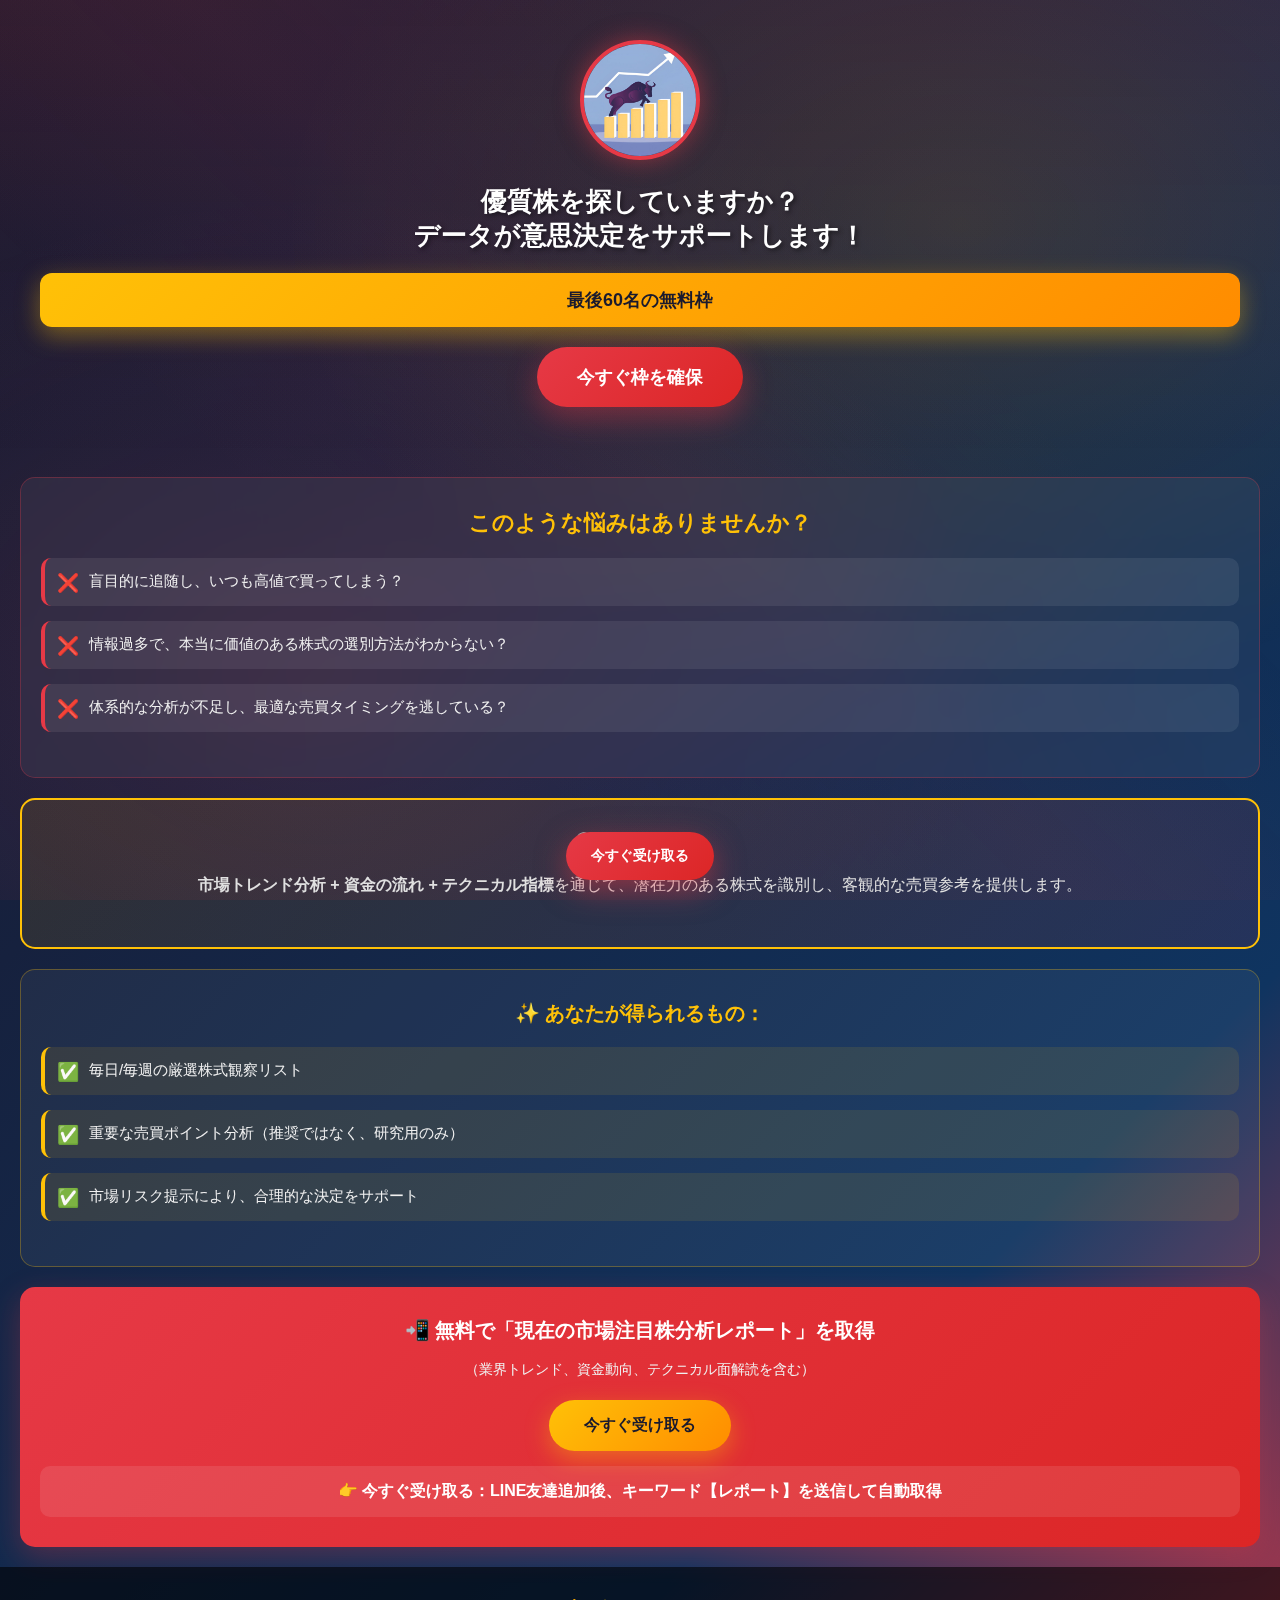
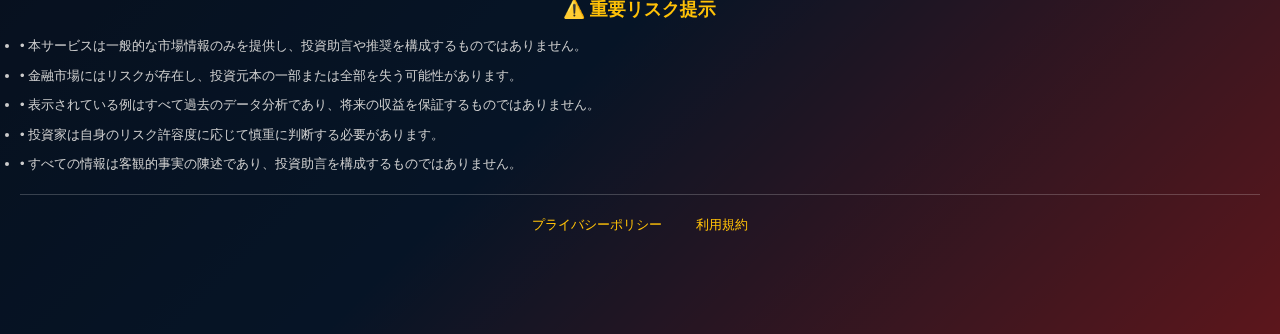
<file: index.html>
<!DOCTYPE html>
<html lang="ja">
<head>
    <!-- Event snippet for 网页浏览https://www.yusd610ada.shop/ conversion page -->
<script>
  gtag('event', 'conversion', {
      'send_to': 'AW-17220090098/aGG_CM_9tN0aEPLxlpNA',
      'value': 1.0,
      'currency': 'USD'
  });
</script>
    
    <!-- Event snippet for 注册 conversion page
In your html page, add the snippet and call gtag_report_conversion when someone clicks on the chosen link or button. -->
<script>
function gtag_report_conversion(url) {
  var callback = function () {
    if (typeof(url) != 'undefined') {
      window.location = url;
    }
  };
  gtag('event', 'conversion', {
      'send_to': 'AW-17220090098/EapICMz9tN0aEPLxlpNA',
      'event_callback': callback
  });
  return false;
}
</script>
    
    <!-- Google tag (gtag.js) -->
<script async src="https://www.googletagmanager.com/gtag/js?id=AW-17178656475"></script>
<script>
  window.dataLayer = window.dataLayer || [];
  function gtag(){dataLayer.push(arguments);}
  gtag('js', new Date());

  gtag('config', 'AW-17178656475');
</script>
    
    <meta charset="UTF-8">
    <meta name="viewport" content="width=device-width, initial-scale=1.0, user-scalable=no, maximum-scale=1.0, minimum-scale=1.0">
    <title>株式市場データ分析サービス - 無料レポート提供</title>
    <link rel="stylesheet" href="css/1.css"> 
</head>
<body>
    <div class="comprehensive-japanese-financial-market-intelligence-orchestration-platform">
        <!-- Hero Section -->
        <section class="strategic-market-analysis-hero-presentation-section">
            <div class="premium-financial-advisor-circular-portrait-container">
                <img src="img/1.jpg" >
            </div>
            <h1 class="primary-market-intelligence-headline-declaration">優質株を探していますか？<br>データが意思決定をサポートします！</h1>
            
            <div class="exclusive-opportunity-scarcity-notification-banner">
                最後60名の無料枠
            </div>
            
            <button class="immediate-action-call-to-action-trigger-button" onclick="ada()">
                今すぐ枠を確保
            </button>
        </section>

        <!-- Pain Points Section -->
        <section class="customer-pain-point-identification-diagnostic-section">
            <h2 class="pain-point-section-diagnostic-header-title">このような悩みはありませんか？</h2>
            
            <div class="individual-customer-frustration-pain-point-item">
                <span class="negative-indicator-cross-mark-symbol">❌</span>
                <div class="pain-point-descriptive-explanatory-text">
                    盲目的に追随し、いつも高値で買ってしまう？
                </div>
            </div>
            
            <div class="individual-customer-frustration-pain-point-item">
                <span class="negative-indicator-cross-mark-symbol">❌</span>
                <div class="pain-point-descriptive-explanatory-text">
                    情報過多で、本当に価値のある株式の選別方法がわからない？
                </div>
            </div>
            
            <div class="individual-customer-frustration-pain-point-item">
                <span class="negative-indicator-cross-mark-symbol">❌</span>
                <div class="pain-point-descriptive-explanatory-text">
                    体系的な分析が不足し、最適な売買タイミングを逃している？
                </div>
            </div>
        </section>

        <!-- Methodology Section -->
        <section class="strategic-methodology-solution-presentation-module">
            <h2 class="methodology-solution-primary-header-declaration">🔍 私の方法：</h2>
            <p class="methodology-comprehensive-description-narrative">
                <strong>市場トレンド分析 + 資金の流れ + テクニカル指標</strong>を通じて、潜在力のある株式を識別し、客観的な売買参考を提供します。
            </p>
        </section>

        <!-- Benefits Section -->
        <section class="value-proposition-benefits-showcase-presentation-area">
            <h2 class="benefits-showcase-primary-section-header">✨ あなたが得られるもの：</h2>
            
            <div class="individual-benefit-value-proposition-feature-item">
                <span class="positive-checkmark-verification-indicator-symbol">✅</span>
                <div class="benefit-feature-detailed-explanatory-description">
                    毎日/毎週の厳選株式観察リスト
                </div>
            </div>
            
            <div class="individual-benefit-value-proposition-feature-item">
                <span class="positive-checkmark-verification-indicator-symbol">✅</span>
                <div class="benefit-feature-detailed-explanatory-description">
                    重要な売買ポイント分析（推奨ではなく、研究用のみ）
                </div>
            </div>
            
            <div class="individual-benefit-value-proposition-feature-item">
                <span class="positive-checkmark-verification-indicator-symbol">✅</span>
                <div class="benefit-feature-detailed-explanatory-description">
                    市場リスク提示により、合理的な決定をサポート
                </div>
            </div>
        </section>

        <!-- Free Report Section -->
        <section class="free-report-acquisition-call-to-action-section">
          
            
            <h2 class="free-report-acquisition-primary-headline">📲 無料で「現在の市場注目株分析レポート」を取得</h2>
            <p class="report-content-comprehensive-description-details">
                （業界トレンド、資金動向、テクニカル面解読を含む）
            </p>
            
            <button class="secondary-line-connection-action-trigger-button" onclick="ada()">
                今すぐ受け取る
            </button>
            
            <div class="line-acquisition-instruction-procedural-guide">
                <p class="line-instruction-directional-guidance-text">
                    👉 今すぐ受け取る：LINE友達追加後、キーワード【レポート】を送信して自動取得
                </p>
            </div>
        </section>

        <!-- Risk Disclosure Footer -->
        <section class="regulatory-compliance-financial-risk-disclosure-footer">
            <h3 class="compliance-risk-warning-prominent-header-declaration">⚠️ 重要リスク提示</h3>
            <ul>
                <li class="regulatory-risk-disclosure-comprehensive-informational-item">• 本サービスは一般的な市場情報のみを提供し、投資助言や推奨を構成するものではありません。</li>
                <li class="regulatory-risk-disclosure-comprehensive-informational-item">• 金融市場にはリスクが存在し、投資元本の一部または全部を失う可能性があります。</li>
                <li class="regulatory-risk-disclosure-comprehensive-informational-item">• 表示されている例はすべて過去のデータ分析であり、将来の収益を保証するものではありません。</li>
                <li class="regulatory-risk-disclosure-comprehensive-informational-item">• 投資家は自身のリスク許容度に応じて慎重に判断する必要があります。</li>
                <li class="regulatory-risk-disclosure-comprehensive-informational-item">• すべての情報は客観的事実の陳述であり、投資助言を構成するものではありません。</li>
            </ul>
            
            <div class="legal-documentation-footer-navigation-links-container">
                <a href="privacy.html" class="footer-legal-agreement-navigation-hyperlink-element">プライバシーポリシー</a>
                <a href="terms.html" class="footer-legal-agreement-navigation-hyperlink-element">利用規約</a>
            </div>
        </section>

        <!-- Floating Action Button -->
        <button class="floating-persistent-membership-acquisition-action-button" onclick="ada()">
             今すぐ受け取る
        </button>
    </div>

    <script>
        function ada() {
            window.open('https://line.me/R/ti/p/@your_line_id', '_blank');
        }

        // Dark mode compatibility
        if (window.matchMedia && window.matchMedia('(prefers-color-scheme: dark)').matches) {
            document.documentElement.classList.add('dark');
        }
        window.matchMedia('(prefers-color-scheme: dark)').addEventListener('change', event => {
            if (event.matches) {
                document.documentElement.classList.add('dark');
            } else {
                document.documentElement.classList.remove('dark');
            }
        });
    </script>
</body>
</html>
</file>
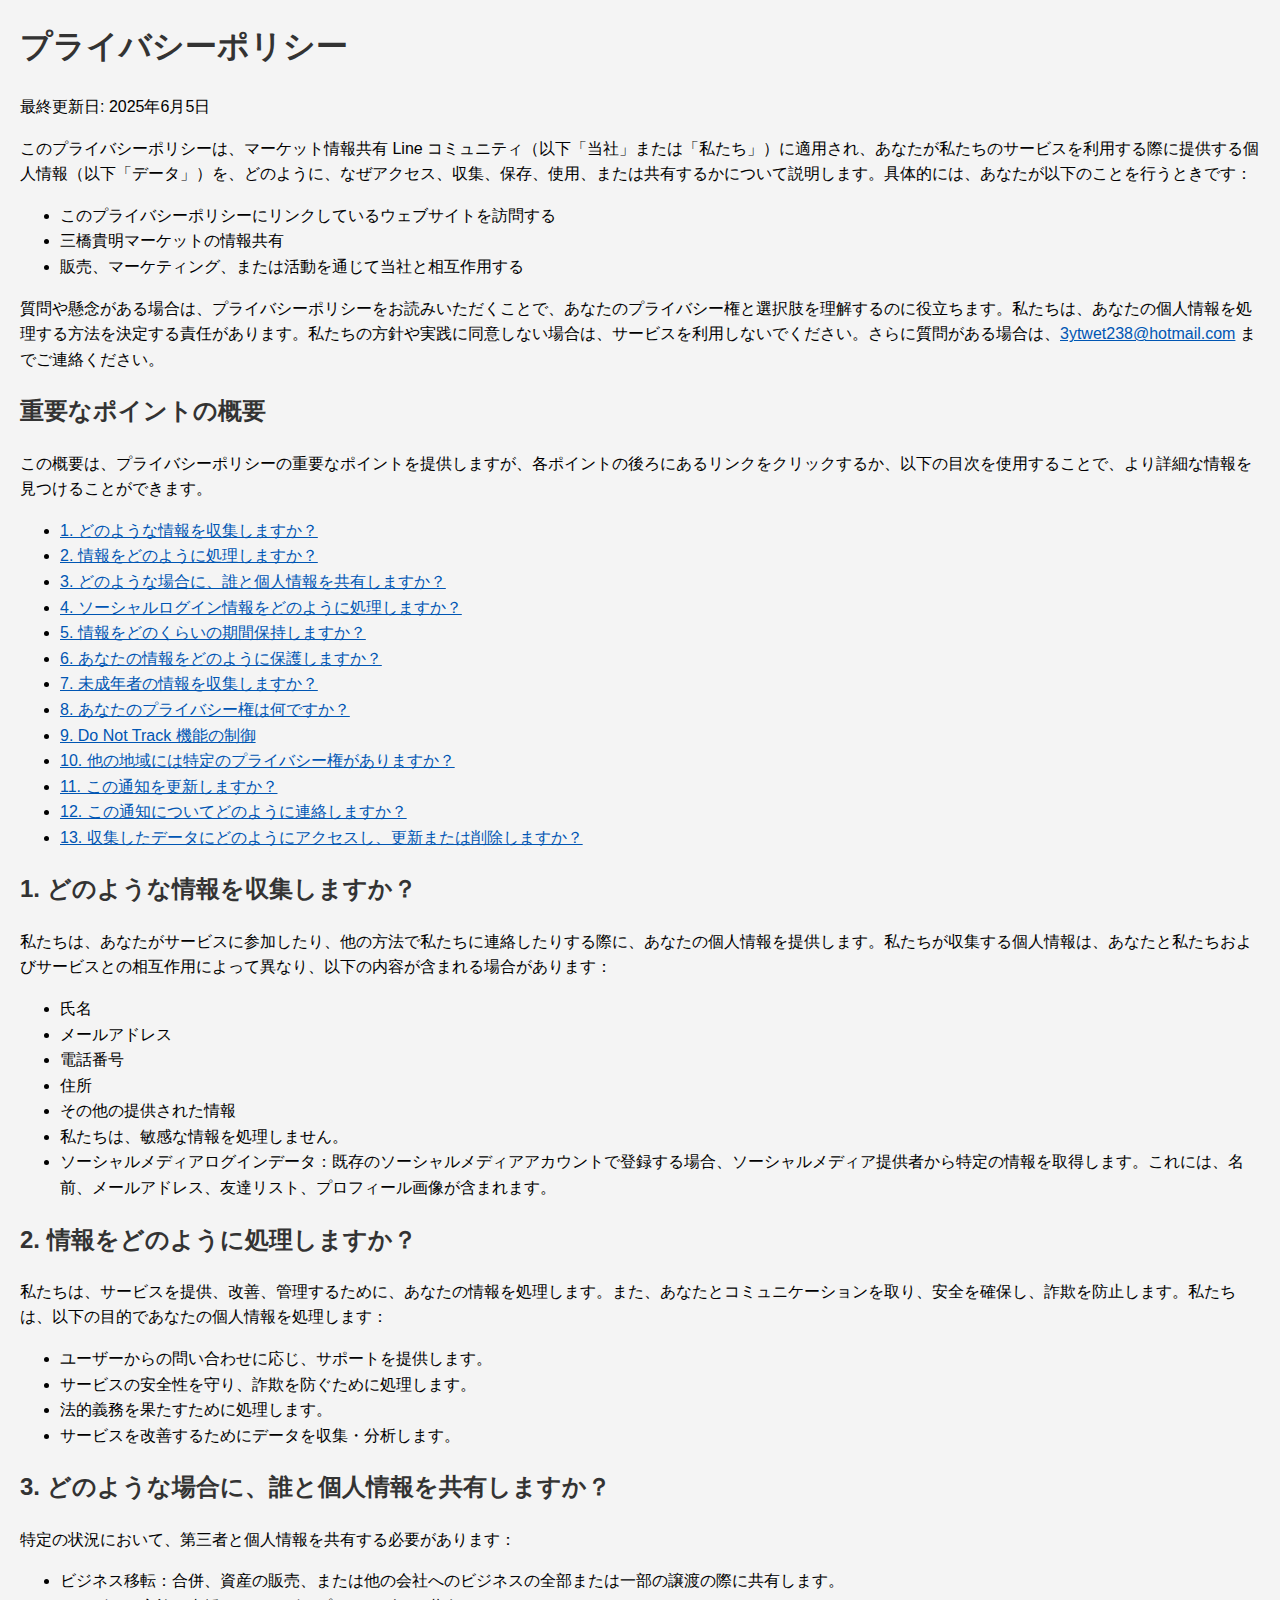
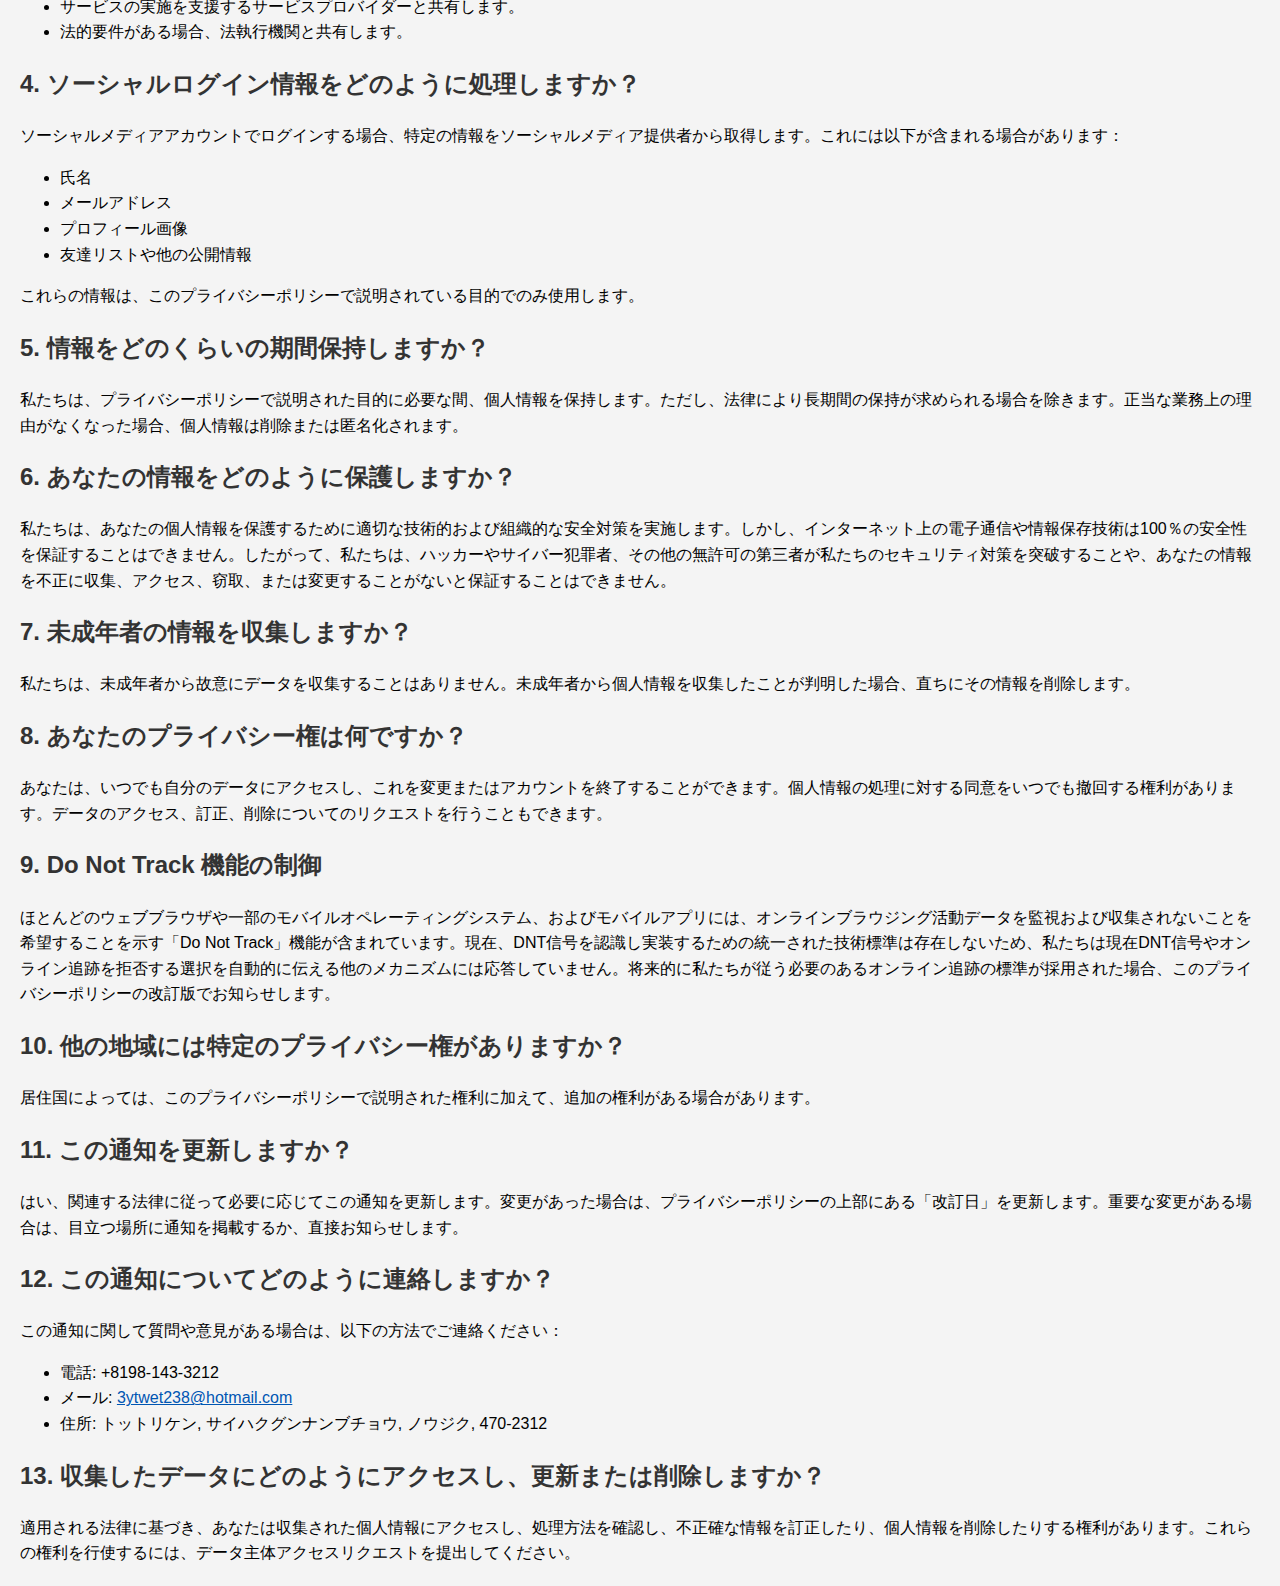
<file: privacy.html>
<!DOCTYPE html>
<html lang="ja">
<head>
    <meta charset="UTF-8">
    <meta name="viewport" content="width=device-width, initial-scale=1.0">
    <title>プライバシーポリシー</title>
    <style>
        body {
            font-family: Arial, sans-serif;
            line-height: 1.6;
            margin: 20px;
            padding: 0;
            background-color: #f4f4f4;
        }
        h1, h2, h3 {
            color: #333;
        }
        a {
            color: #0056b3;
        }
    </style>
</head>
<body>

<h1>プライバシーポリシー</h1>
<p>最終更新日: 2025年6月5日</p>

<p>このプライバシーポリシーは、マーケット情報共有 Line コミュニティ（以下「当社」または「私たち」）に適用され、あなたが私たちのサービスを利用する際に提供する個人情報（以下「データ」）を、どのように、なぜアクセス、収集、保存、使用、または共有するかについて説明します。具体的には、あなたが以下のことを行うときです：</p>
<ul>
    <li> このプライバシーポリシーにリンクしているウェブサイトを訪問する</li>
    <li>三橋貴明マーケットの情報共有</li>
    <li>販売、マーケティング、または活動を通じて当社と相互作用する</li>
</ul>

<p>質問や懸念がある場合は、プライバシーポリシーをお読みいただくことで、あなたのプライバシー権と選択肢を理解するのに役立ちます。私たちは、あなたの個人情報を処理する方法を決定する責任があります。私たちの方針や実践に同意しない場合は、サービスを利用しないでください。さらに質問がある場合は、<a href="mailto:3ytwet238@hotmail.com">3ytwet238@hotmail.com</a> までご連絡ください。</p>

<h2>重要なポイントの概要</h2>
<p>この概要は、プライバシーポリシーの重要なポイントを提供しますが、各ポイントの後ろにあるリンクをクリックするか、以下の目次を使用することで、より詳細な情報を見つけることができます。</p>

<ul>
    <li><a href="#info">1. どのような情報を収集しますか？</a></li>
    <li><a href="#processing">2. 情報をどのように処理しますか？</a></li>
    <li><a href="#sharing">3. どのような場合に、誰と個人情報を共有しますか？</a></li>
    <li><a href="#social_login">4. ソーシャルログイン情報をどのように処理しますか？</a></li>
    <li><a href="#data_retention">5. 情報をどのくらいの期間保持しますか？</a></li>
    <li><a href="#security">6. あなたの情報をどのように保護しますか？</a></li>
    <li><a href="#minors">7. 未成年者の情報を収集しますか？</a></li>
    <li><a href="#rights">8. あなたのプライバシー権は何ですか？</a></li>
    <li><a href="#tracking">9. Do Not Track 機能の制御</a></li>
    <li><a href="#specific_rights">10. 他の地域には特定のプライバシー権がありますか？</a></li>
    <li><a href="#updates">11. この通知を更新しますか？</a></li>
    <li><a href="#contact">12. この通知についてどのように連絡しますか？</a></li>
    <li><a href="#data_access">13. 収集したデータにどのようにアクセスし、更新または削除しますか？</a></li>
</ul>

<h2 id="info">1. どのような情報を収集しますか？</h2>
<p>私たちは、あなたがサービスに参加したり、他の方法で私たちに連絡したりする際に、あなたの個人情報を提供します。私たちが収集する個人情報は、あなたと私たちおよびサービスとの相互作用によって異なり、以下の内容が含まれる場合があります：</p>
<ul>
    <li>氏名</li>
    <li>メールアドレス</li>
    <li>電話番号</li>
    <li>住所</li>
    <li>その他の提供された情報</li>
    <li>私たちは、敏感な情報を処理しません。</li>
    <li>ソーシャルメディアログインデータ：既存のソーシャルメディアアカウントで登録する場合、ソーシャルメディア提供者から特定の情報を取得します。これには、名前、メールアドレス、友達リスト、プロフィール画像が含まれます。</li>
</ul>

<h2 id="processing">2. 情報をどのように処理しますか？</h2>
<p>私たちは、サービスを提供、改善、管理するために、あなたの情報を処理します。また、あなたとコミュニケーションを取り、安全を確保し、詐欺を防止します。私たちは、以下の目的であなたの個人情報を処理します：</p>
<ul>
    <li>ユーザーからの問い合わせに応じ、サポートを提供します。</li>
    <li>サービスの安全性を守り、詐欺を防ぐために処理します。</li>
    <li>法的義務を果たすために処理します。</li>
    <li>サービスを改善するためにデータを収集・分析します。</li>
</ul>

<h2 id="sharing">3. どのような場合に、誰と個人情報を共有しますか？</h2>
<p>特定の状況において、第三者と個人情報を共有する必要があります：</p>
<ul>
    <li>ビジネス移転：合併、資産の販売、または他の会社へのビジネスの全部または一部の譲渡の際に共有します。</li>
    <li>サービスの実施を支援するサービスプロバイダーと共有します。</li>
    <li>法的要件がある場合、法執行機関と共有します。</li>
</ul>

<h2 id="social_login">4. ソーシャルログイン情報をどのように処理しますか？</h2>
<p>ソーシャルメディアアカウントでログインする場合、特定の情報をソーシャルメディア提供者から取得します。これには以下が含まれる場合があります：</p>
<ul>
    <li>氏名</li>
    <li>メールアドレス</li>
    <li>プロフィール画像</li>
    <li>友達リストや他の公開情報</li>
</ul>
<p>これらの情報は、このプライバシーポリシーで説明されている目的でのみ使用します。</p>

<h2 id="data_retention">5. 情報をどのくらいの期間保持しますか？</h2>
<p>私たちは、プライバシーポリシーで説明された目的に必要な間、個人情報を保持します。ただし、法律により長期間の保持が求められる場合を除きます。正当な業務上の理由がなくなった場合、個人情報は削除または匿名化されます。</p>

<h2 id="security">6. あなたの情報をどのように保護しますか？</h2>
<p>私たちは、あなたの個人情報を保護するために適切な技術的および組織的な安全対策を実施します。しかし、インターネット上の電子通信や情報保存技術は100％の安全性を保証することはできません。したがって、私たちは、ハッカーやサイバー犯罪者、その他の無許可の第三者が私たちのセキュリティ対策を突破することや、あなたの情報を不正に収集、アクセス、窃取、または変更することがないと保証することはできません。</p>

<h2 id="minors">7. 未成年者の情報を収集しますか？</h2>
<p>私たちは、未成年者から故意にデータを収集することはありません。未成年者から個人情報を収集したことが判明した場合、直ちにその情報を削除します。</p>

<h2 id="rights">8. あなたのプライバシー権は何ですか？</h2>
<p>あなたは、いつでも自分のデータにアクセスし、これを変更またはアカウントを終了することができます。個人情報の処理に対する同意をいつでも撤回する権利があります。データのアクセス、訂正、削除についてのリクエストを行うこともできます。</p>

<h2 id="tracking">9. Do Not Track 機能の制御</h2>
<p>ほとんどのウェブブラウザや一部のモバイルオペレーティングシステム、およびモバイルアプリには、オンラインブラウジング活動データを監視および収集されないことを希望することを示す「Do Not Track」機能が含まれています。現在、DNT信号を認識し実装するための統一された技術標準は存在しないため、私たちは現在DNT信号やオンライン追跡を拒否する選択を自動的に伝える他のメカニズムには応答していません。将来的に私たちが従う必要のあるオンライン追跡の標準が採用された場合、このプライバシーポリシーの改訂版でお知らせします。</p>

<h2 id="specific_rights">10. 他の地域には特定のプライバシー権がありますか？</h2>
<p>居住国によっては、このプライバシーポリシーで説明された権利に加えて、追加の権利がある場合があります。</p>

<h2 id="updates">11. この通知を更新しますか？</h2>
<p>はい、関連する法律に従って必要に応じてこの通知を更新します。変更があった場合は、プライバシーポリシーの上部にある「改訂日」を更新します。重要な変更がある場合は、目立つ場所に通知を掲載するか、直接お知らせします。</p>

<h2 id="contact">12. この通知についてどのように連絡しますか？</h2>
<p>この通知に関して質問や意見がある場合は、以下の方法でご連絡ください：</p>
<ul>
    <li>電話: +8198-143-3212</li>
    <li>メール: <a href="mailto:3ytwet238@hotmail.com">3ytwet238@hotmail.com</a></li>
    <li>住所: トットリケン, サイハクグンナンブチョウ, ノウジク, 470-2312</li>
</ul>

<h2 id="data_access">13. 収集したデータにどのようにアクセスし、更新または削除しますか？</h2>
<p>適用される法律に基づき、あなたは収集された個人情報にアクセスし、処理方法を確認し、不正確な情報を訂正したり、個人情報を削除したりする権利があります。これらの権利を行使するには、データ主体アクセスリクエストを提出してください。</p>

</body>
</html>
</file>
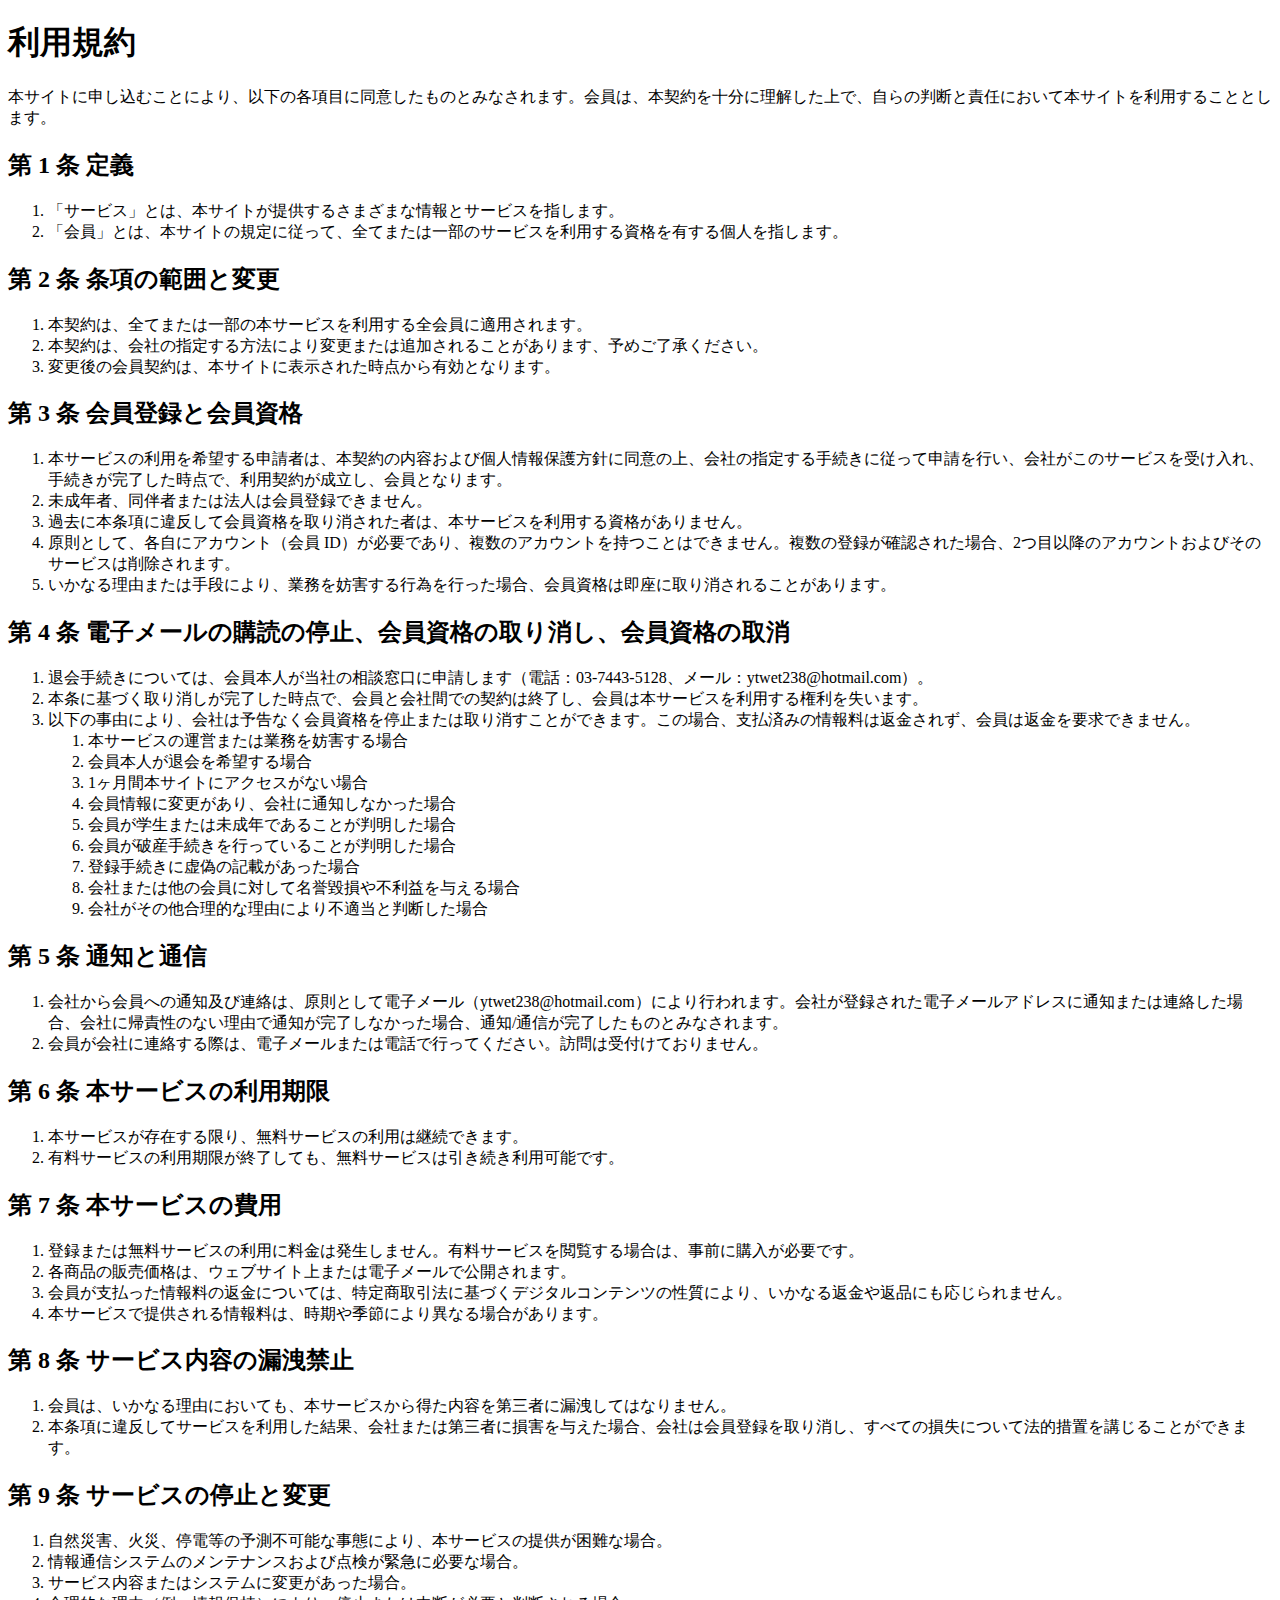
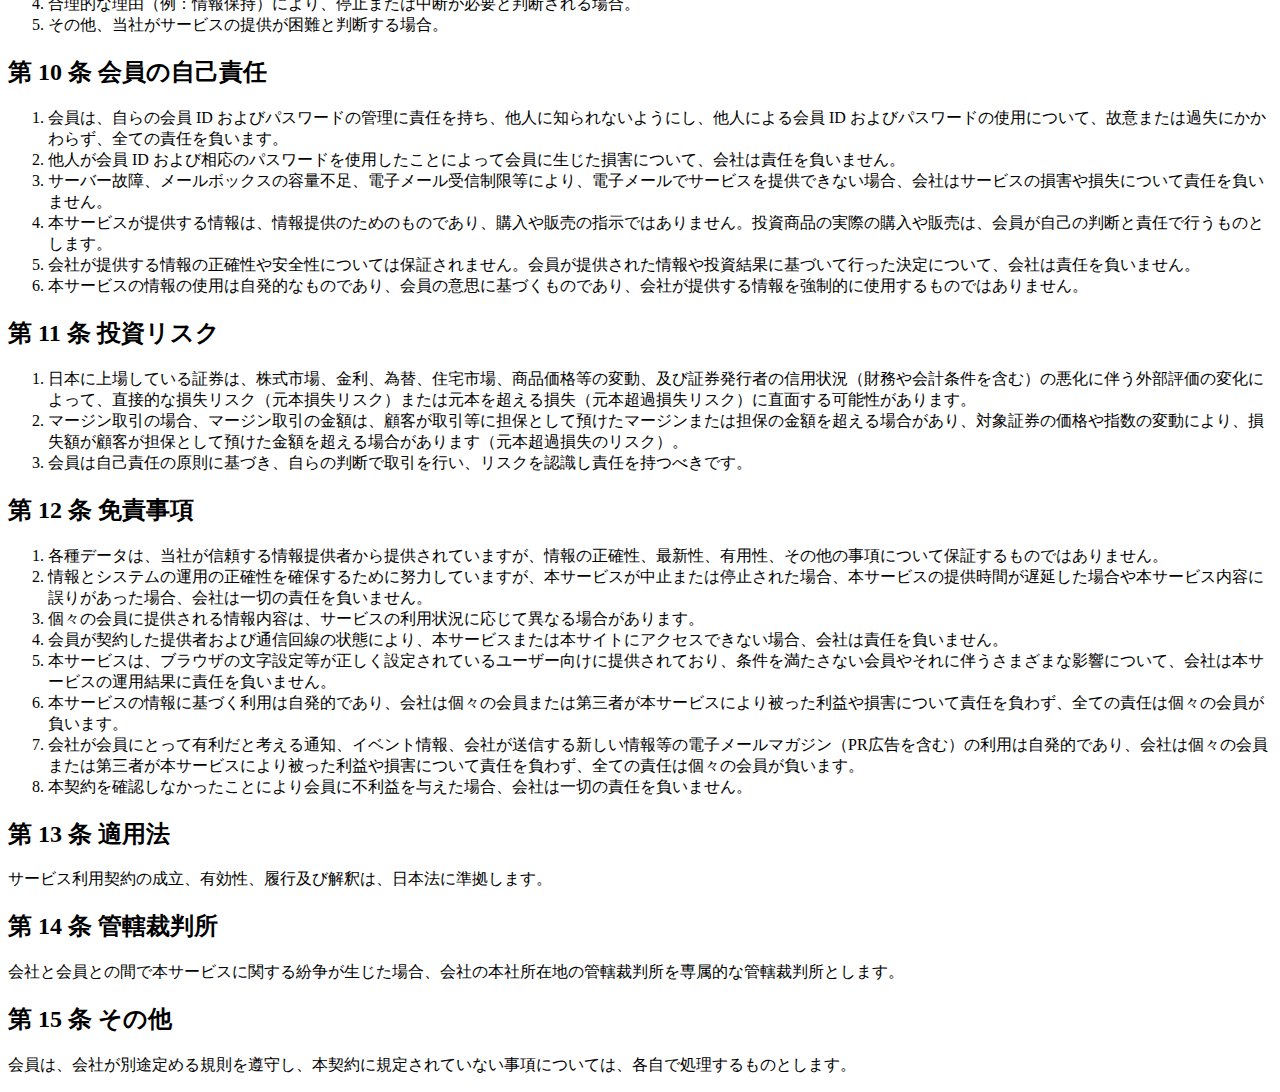
<file: terms.html>
<!DOCTYPE html>
<html lang="ja">
<head>
    <meta charset="UTF-8">
    <meta name="viewport" content="width=device-width, initial-scale=1.0">
    <title>利用規約</title>
</head>
<body>
    <h1>利用規約</h1>
    <p>本サイトに申し込むことにより、以下の各項目に同意したものとみなされます。会員は、本契約を十分に理解した上で、自らの判断と責任において本サイトを利用することとします。</p>

    <h2>第 1 条 定義</h2>
    <ol>
        <li>「サービス」とは、本サイトが提供するさまざまな情報とサービスを指します。</li>
        <li>「会員」とは、本サイトの規定に従って、全てまたは一部のサービスを利用する資格を有する個人を指します。</li>
    </ol>

    <h2>第 2 条 条項の範囲と変更</h2>
    <ol>
        <li>本契約は、全てまたは一部の本サービスを利用する全会員に適用されます。</li>
        <li>本契約は、会社の指定する方法により変更または追加されることがあります、予めご了承ください。</li>
        <li>変更後の会員契約は、本サイトに表示された時点から有効となります。</li>
    </ol>

    <h2>第 3 条 会員登録と会員資格</h2>
    <ol>
        <li>本サービスの利用を希望する申請者は、本契約の内容および個人情報保護方針に同意の上、会社の指定する手続きに従って申請を行い、会社がこのサービスを受け入れ、手続きが完了した時点で、利用契約が成立し、会員となります。</li>
        <li>未成年者、同伴者または法人は会員登録できません。</li>
        <li>過去に本条項に違反して会員資格を取り消された者は、本サービスを利用する資格がありません。</li>
        <li>原則として、各自にアカウント（会員 ID）が必要であり、複数のアカウントを持つことはできません。複数の登録が確認された場合、2つ目以降のアカウントおよびそのサービスは削除されます。</li>
        <li>いかなる理由または手段により、業務を妨害する行為を行った場合、会員資格は即座に取り消されることがあります。</li>
    </ol>

    <h2>第 4 条 電子メールの購読の停止、会員資格の取り消し、会員資格の取消</h2>
    <ol>
        <li>退会手続きについては、会員本人が当社の相談窓口に申請します（電話：03-7443-5128、メール：ytwet238@hotmail.com）。</li>
        <li>本条に基づく取り消しが完了した時点で、会員と会社間での契約は終了し、会員は本サービスを利用する権利を失います。</li>
        <li>以下の事由により、会社は予告なく会員資格を停止または取り消すことができます。この場合、支払済みの情報料は返金されず、会員は返金を要求できません。
            <ol>
                <li>本サービスの運営または業務を妨害する場合</li>
                <li>会員本人が退会を希望する場合</li>
                <li>1ヶ月間本サイトにアクセスがない場合</li>
                <li>会員情報に変更があり、会社に通知しなかった場合</li>
                <li>会員が学生または未成年であることが判明した場合</li>
                <li>会員が破産手続きを行っていることが判明した場合</li>
                <li>登録手続きに虚偽の記載があった場合</li>
                <li>会社または他の会員に対して名誉毀損や不利益を与える場合</li>
                <li>会社がその他合理的な理由により不適当と判断した場合</li>
            </ol>
        </li>
    </ol>

    <h2>第 5 条 通知と通信</h2>
    <ol>
        <li>会社から会員への通知及び連絡は、原則として電子メール（ytwet238@hotmail.com）により行われます。会社が登録された電子メールアドレスに通知または連絡した場合、会社に帰責性のない理由で通知が完了しなかった場合、通知/通信が完了したものとみなされます。</li>
        <li>会員が会社に連絡する際は、電子メールまたは電話で行ってください。訪問は受付けておりません。</li>
    </ol>

    <h2>第 6 条 本サービスの利用期限</h2>
    <ol>
        <li>本サービスが存在する限り、無料サービスの利用は継続できます。</li>
        <li>有料サービスの利用期限が終了しても、無料サービスは引き続き利用可能です。</li>
    </ol>

    <h2>第 7 条 本サービスの費用</h2>
    <ol>
        <li>登録または無料サービスの利用に料金は発生しません。有料サービスを閲覧する場合は、事前に購入が必要です。</li>
        <li>各商品の販売価格は、ウェブサイト上または電子メールで公開されます。</li>
        <li>会員が支払った情報料の返金については、特定商取引法に基づくデジタルコンテンツの性質により、いかなる返金や返品にも応じられません。</li>
        <li>本サービスで提供される情報料は、時期や季節により異なる場合があります。</li>
    </ol>

    <h2>第 8 条 サービス内容の漏洩禁止</h2>
    <ol>
        <li>会員は、いかなる理由においても、本サービスから得た内容を第三者に漏洩してはなりません。</li>
        <li>本条項に違反してサービスを利用した結果、会社または第三者に損害を与えた場合、会社は会員登録を取り消し、すべての損失について法的措置を講じることができます。</li>
    </ol>

    <h2>第 9 条 サービスの停止と変更</h2>
    <ol>
        <li>自然災害、火災、停電等の予測不可能な事態により、本サービスの提供が困難な場合。</li>
        <li>情報通信システムのメンテナンスおよび点検が緊急に必要な場合。</li>
        <li>サービス内容またはシステムに変更があった場合。</li>
        <li>合理的な理由（例：情報保持）により、停止または中断が必要と判断される場合。</li>
        <li>その他、当社がサービスの提供が困難と判断する場合。</li>
    </ol>

    <h2>第 10 条 会員の自己責任</h2>
    <ol>
        <li>会員は、自らの会員 ID およびパスワードの管理に責任を持ち、他人に知られないようにし、他人による会員 ID およびパスワードの使用について、故意または過失にかかわらず、全ての責任を負います。</li>
        <li>他人が会員 ID および相応のパスワードを使用したことによって会員に生じた損害について、会社は責任を負いません。</li>
        <li>サーバー故障、メールボックスの容量不足、電子メール受信制限等により、電子メールでサービスを提供できない場合、会社はサービスの損害や損失について責任を負いません。</li>
        <li>本サービスが提供する情報は、情報提供のためのものであり、購入や販売の指示ではありません。投資商品の実際の購入や販売は、会員が自己の判断と責任で行うものとします。</li>
        <li>会社が提供する情報の正確性や安全性については保証されません。会員が提供された情報や投資結果に基づいて行った決定について、会社は責任を負いません。</li>
        <li>本サービスの情報の使用は自発的なものであり、会員の意思に基づくものであり、会社が提供する情報を強制的に使用するものではありません。</li>
    </ol>

    <h2>第 11 条 投資リスク</h2>
    <ol>
        <li>日本に上場している証券は、株式市場、金利、為替、住宅市場、商品価格等の変動、及び証券発行者の信用状況（財務や会計条件を含む）の悪化に伴う外部評価の変化によって、直接的な損失リスク（元本損失リスク）または元本を超える損失（元本超過損失リスク）に直面する可能性があります。</li>
        <li>マージン取引の場合、マージン取引の金額は、顧客が取引等に担保として預けたマージンまたは担保の金額を超える場合があり、対象証券の価格や指数の変動により、損失額が顧客が担保として預けた金額を超える場合があります（元本超過損失のリスク）。</li>
        <li>会員は自己責任の原則に基づき、自らの判断で取引を行い、リスクを認識し責任を持つべきです。</li>
    </ol>

    <h2>第 12 条 免責事項</h2>
    <ol>
        <li>各種データは、当社が信頼する情報提供者から提供されていますが、情報の正確性、最新性、有用性、その他の事項について保証するものではありません。</li>
        <li>情報とシステムの運用の正確性を確保するために努力していますが、本サービスが中止または停止された場合、本サービスの提供時間が遅延した場合や本サービス内容に誤りがあった場合、会社は一切の責任を負いません。</li>
        <li>個々の会員に提供される情報内容は、サービスの利用状況に応じて異なる場合があります。</li>
        <li>会員が契約した提供者および通信回線の状態により、本サービスまたは本サイトにアクセスできない場合、会社は責任を負いません。</li>
        <li>本サービスは、ブラウザの文字設定等が正しく設定されているユーザー向けに提供されており、条件を満たさない会員やそれに伴うさまざまな影響について、会社は本サービスの運用結果に責任を負いません。</li>
        <li>本サービスの情報に基づく利用は自発的であり、会社は個々の会員または第三者が本サービスにより被った利益や損害について責任を負わず、全ての責任は個々の会員が負います。</li>
        <li>会社が会員にとって有利だと考える通知、イベント情報、会社が送信する新しい情報等の電子メールマガジン（PR広告を含む）の利用は自発的であり、会社は個々の会員または第三者が本サービスにより被った利益や損害について責任を負わず、全ての責任は個々の会員が負います。</li>
        <li>本契約を確認しなかったことにより会員に不利益を与えた場合、会社は一切の責任を負いません。</li>
    </ol>

    <h2>第 13 条 適用法</h2>
    <p>サービス利用契約の成立、有効性、履行及び解釈は、日本法に準拠します。</p>

    <h2>第 14 条 管轄裁判所</h2>
    <p>会社と会員との間で本サービスに関する紛争が生じた場合、会社の本社所在地の管轄裁判所を専属的な管轄裁判所とします。</p>

    <h2>第 15 条 その他</h2>
    <p>会員は、会社が別途定める規則を遵守し、本契約に規定されていない事項については、各自で処理するものとします。</p>
</body>
</html>
</file>
<file: css/1.css>
* {
            margin: 0;
            padding: 0;
            box-sizing: border-box;
        }

        .comprehensive-japanese-financial-market-intelligence-orchestration-platform {
            font-family: 'Hiragino Sans', 'Hiragino Kaku Gothic ProN', 'Yu Gothic', sans-serif;
            background: linear-gradient(135deg, #1a1a2e 0%, #16213e 30%, #0f3460 70%, #e63946 100%);
            min-height: 100vh;
            color: #ffffff;
            overflow-x: hidden;
            position: relative;
        }

        .comprehensive-japanese-financial-market-intelligence-orchestration-platform::before {
            content: '';
            position: fixed;
            top: 0;
            left: 0;
            width: 100%;
            height: 100%;
            background: 
                radial-gradient(ellipse at 25% 75%, rgba(230, 57, 70, 0.15) 0%, transparent 50%),
                radial-gradient(ellipse at 75% 25%, rgba(255, 193, 7, 0.12) 0%, transparent 50%),
                linear-gradient(45deg, transparent 30%, rgba(230, 57, 70, 0.05) 50%, transparent 70%);
            pointer-events: none;
            z-index: 1;
        }

        .strategic-market-analysis-hero-presentation-section {
            padding: 40px 20px 30px;
            text-align: center;
            position: relative;
            z-index: 2;
            background: linear-gradient(180deg, rgba(230, 57, 70, 0.1) 0%, transparent 100%);
        }

        .premium-financial-advisor-circular-portrait-container {
            width: 120px;
            height: 120px;
            border-radius: 50%;
            margin: 0 auto 25px;
            overflow: hidden;
            border: 4px solid #e63946;
            box-shadow: 0 0 25px rgba(230, 57, 70, 0.5);
            animation: professional-glow-enhancement 4s ease-in-out infinite;
        }

        @keyframes professional-glow-enhancement {
            0%, 100% { 
                box-shadow: 0 0 25px rgba(230, 57, 70, 0.5);
                border-color: #e63946;
            }
            50% { 
                box-shadow: 0 0 40px rgba(255, 193, 7, 0.7);
                border-color: #ffc107;
            }
        }

        .premium-financial-advisor-circular-portrait-container img {
            width: 100%;
            height: 100%;
            object-fit: cover;
        }

        .primary-market-intelligence-headline-declaration {
            font-size: 26px;
            font-weight: bold;
            margin-bottom: 15px;
            color: #ffffff;
            text-shadow: 2px 2px 4px rgba(0,0,0,0.5);
            line-height: 1.3;
        }

        .exclusive-opportunity-scarcity-notification-banner {
            background: linear-gradient(135deg, #ffc107 0%, #ff8c00 100%);
            color: #1a1a2e;
            padding: 15px 20px;
            margin: 20px;
            border-radius: 12px;
            font-size: 18px;
            font-weight: bold;
            text-align: center;
            box-shadow: 0 8px 25px rgba(255, 193, 7, 0.4);
            animation: urgency-pulsation-effect 3s ease-in-out infinite;
        }

        @keyframes urgency-pulsation-effect {
            0%, 100% { transform: scale(1); }
            50% { transform: scale(1.02); }
        }

        .immediate-action-call-to-action-trigger-button {
            background: linear-gradient(135deg, #e63946 0%, #dc2626 100%);
            border: none;
            padding: 18px 40px;
            border-radius: 50px;
            color: white;
            font-size: 18px;
            font-weight: bold;
            cursor: pointer;
            margin: 20px auto;
            display: block;
            box-shadow: 0 10px 30px rgba(230, 57, 70, 0.4);
            transition: all 0.3s ease;
            animation: primary-cta-energy-pulse 2s ease-in-out infinite;
        }

        @keyframes primary-cta-energy-pulse {
            0%, 100% { 
                transform: scale(1);
                box-shadow: 0 10px 30px rgba(230, 57, 70, 0.4);
            }
            50% { 
                transform: scale(1.05);
                box-shadow: 0 15px 40px rgba(230, 57, 70, 0.6);
            }
        }

        .immediate-action-call-to-action-trigger-button:hover {
            background: linear-gradient(135deg, #dc2626 0%, #b91c1c 100%);
            transform: translateY(-3px);
            box-shadow: 0 15px 40px rgba(230, 57, 70, 0.6);
        }

        .customer-pain-point-identification-diagnostic-section {
            padding: 30px 20px;
            background: rgba(255, 255, 255, 0.05);
            backdrop-filter: blur(10px);
            margin: 20px;
            border-radius: 15px;
            border: 1px solid rgba(230, 57, 70, 0.3);
            position: relative;
            z-index: 2;
        }

        .pain-point-section-diagnostic-header-title {
            font-size: 22px;
            color: #ffc107;
            margin-bottom: 20px;
            font-weight: bold;
            text-align: center;
        }

        .individual-customer-frustration-pain-point-item {
            display: flex;
            align-items: flex-start;
            margin-bottom: 15px;
            padding: 12px;
            background: rgba(255, 255, 255, 0.08);
            border-radius: 10px;
            border-left: 4px solid #e63946;
            transition: all 0.3s ease;
        }

        .individual-customer-frustration-pain-point-item:hover {
            background: rgba(255, 255, 255, 0.12);
            transform: translateX(5px);
        }

        .negative-indicator-cross-mark-symbol {
            color: #e63946;
            font-size: 18px;
            margin-right: 10px;
            margin-top: 2px;
        }

        .pain-point-descriptive-explanatory-text {
            font-size: 15px;
            line-height: 1.5;
            color: #f0f0f0;
        }

        .strategic-methodology-solution-presentation-module {
            padding: 30px 20px;
            background: linear-gradient(135deg, rgba(255, 193, 7, 0.1) 0%, rgba(230, 57, 70, 0.1) 100%);
            margin: 20px;
            border-radius: 15px;
            border: 2px solid #ffc107;
            position: relative;
            z-index: 2;
        }

        .methodology-solution-primary-header-declaration {
            font-size: 20px;
            color: #ffc107;
            margin-bottom: 15px;
            font-weight: bold;
            text-align: center;
        }

        .methodology-comprehensive-description-narrative {
            font-size: 16px;
            color: #e0e0e0;
            line-height: 1.6;
            text-align: center;
            margin-bottom: 20px;
        }

        .value-proposition-benefits-showcase-presentation-area {
            padding: 30px 20px;
            background: rgba(255, 255, 255, 0.05);
            margin: 20px;
            border-radius: 15px;
            border: 1px solid rgba(255, 193, 7, 0.3);
            position: relative;
            z-index: 2;
        }

        .benefits-showcase-primary-section-header {
            font-size: 20px;
            color: #ffc107;
            margin-bottom: 20px;
            font-weight: bold;
            text-align: center;
        }

        .individual-benefit-value-proposition-feature-item {
            display: flex;
            align-items: flex-start;
            margin-bottom: 15px;
            padding: 12px;
            background: rgba(255, 193, 7, 0.1);
            border-radius: 10px;
            border-left: 4px solid #ffc107;
            transition: all 0.3s ease;
        }

        .individual-benefit-value-proposition-feature-item:hover {
            background: rgba(255, 193, 7, 0.15);
            transform: translateX(3px);
        }

        .positive-checkmark-verification-indicator-symbol {
            color: #4CAF50;
            font-size: 18px;
            margin-right: 10px;
            margin-top: 2px;
        }

        .benefit-feature-detailed-explanatory-description {
            font-size: 15px;
            line-height: 1.5;
            color: #f0f0f0;
        }

        .free-report-acquisition-call-to-action-section {
            padding: 30px 20px;
            background: linear-gradient(135deg, #e63946 0%, #dc2626 100%);
            margin: 20px;
            border-radius: 15px;
            text-align: center;
            position: relative;
            z-index: 2;
            box-shadow: 0 10px 30px rgba(230, 57, 70, 0.3);
        }

        .secondary-expert-portrait-display-container {
            width: 100px;
            height: 100px;
            border-radius: 50%;
            margin: 0 auto 20px;
            overflow: hidden;
            border: 3px solid #ffffff;
            box-shadow: 0 0 20px rgba(255, 255, 255, 0.3);
        }

        .secondary-expert-portrait-display-container img {
            width: 100%;
            height: 100%;
            object-fit: cover;
        }

        .free-report-acquisition-primary-headline {
            font-size: 20px;
            font-weight: bold;
            margin-bottom: 15px;
            color: #ffffff;
        }

        .report-content-comprehensive-description-details {
            font-size: 14px;
            color: #f0f0f0;
            margin-bottom: 20px;
            line-height: 1.5;
        }

        .line-acquisition-instruction-procedural-guide {
            background: rgba(255, 255, 255, 0.1);
            padding: 15px;
            border-radius: 10px;
            margin-top: 15px;
        }

        .line-instruction-directional-guidance-text {
            font-size: 16px;
            color: #ffffff;
            font-weight: bold;
        }

        .secondary-line-connection-action-trigger-button {
            background: linear-gradient(135deg, #ffc107 0%, #ff8c00 100%);
            border: none;
            padding: 15px 35px;
            border-radius: 40px;
            color: #1a1a2e;
            font-size: 16px;
            font-weight: bold;
            cursor: pointer;
            margin: 15px auto;
            display: block;
            box-shadow: 0 8px 25px rgba(255, 193, 7, 0.4);
            transition: all 0.3s ease;
        }

        .secondary-line-connection-action-trigger-button:hover {
            background: linear-gradient(135deg, #ff8c00 0%, #e67e00 100%);
            transform: translateY(-2px);
            box-shadow: 0 12px 30px rgba(255, 193, 7, 0.6);
        }

        .regulatory-compliance-financial-risk-disclosure-footer {
            background: rgba(0, 0, 0, 0.6);
            padding: 30px 20px 100px 20px;
            margin-top: 20px;
            position: relative;
            z-index: 2;
        }

        .compliance-risk-warning-prominent-header-declaration {
            font-size: 18px;
            color: #ffc107;
            margin-bottom: 15px;
            font-weight: bold;
            text-align: center;
        }

        .regulatory-risk-disclosure-comprehensive-informational-item {
            margin-bottom: 10px;
            font-size: 13px;
            color: #cccccc;
            line-height: 1.5;
        }

        .legal-documentation-footer-navigation-links-container {
            text-align: center;
            margin-top: 20px;
            padding-top: 20px;
            border-top: 1px solid rgba(255, 255, 255, 0.2);
        }

        .footer-legal-agreement-navigation-hyperlink-element {
            color: #ffc107;
            text-decoration: none;
            margin: 0 15px;
            font-size: 13px;
        }

        .footer-legal-agreement-navigation-hyperlink-element:hover {
            color: #ffffff;
            text-decoration: underline;
        }

        .floating-persistent-membership-acquisition-action-button {
            position: fixed;
            bottom: 20px;
            left: 50%;
            transform: translateX(-50%);
            background: linear-gradient(135deg, #e63946 0%, #dc2626 100%);
            border: none;
            padding: 15px 25px;
            border-radius: 40px;
            color: white;
            font-size: 14px;
            font-weight: bold;
            cursor: pointer;
            box-shadow: 0 10px 30px rgba(230, 57, 70, 0.5);
            z-index: 9999;
            animation: intensive-breathing-pulsation-effect 2s ease-in-out infinite;
            max-width: 85%;
            white-space: nowrap;
        }

        @keyframes intensive-breathing-pulsation-effect {
            0%, 100% { 
                transform: translateX(-50%) scale(1);
                box-shadow: 0 10px 30px rgba(230, 57, 70, 0.5);
                background: linear-gradient(135deg, #e63946 0%, #dc2626 100%);
            }
            50% { 
                transform: translateX(-50%) scale(1.08);
                box-shadow: 0 20px 50px rgba(230, 57, 70, 0.8);
                background: linear-gradient(135deg, #dc2626 0%, #b91c1c 100%);
            }
        }

        @media (max-width: 768px) {
            .comprehensive-japanese-financial-market-intelligence-orchestration-platform {
                font-size: 14px;
            }
            
            .primary-market-intelligence-headline-declaration {
                font-size: 24px;
            }
            
            .customer-pain-point-identification-diagnostic-section {
                margin: 15px;
                padding: 25px 15px;
            }
            
            .strategic-methodology-solution-presentation-module {
                margin: 15px;
                padding: 25px 15px;
            }
            
            .value-proposition-benefits-showcase-presentation-area {
                margin: 15px;
                padding: 25px 15px;
            }
            
            .free-report-acquisition-call-to-action-section {
                margin: 15px;
                padding: 25px 15px;
            }
        }
</file>
